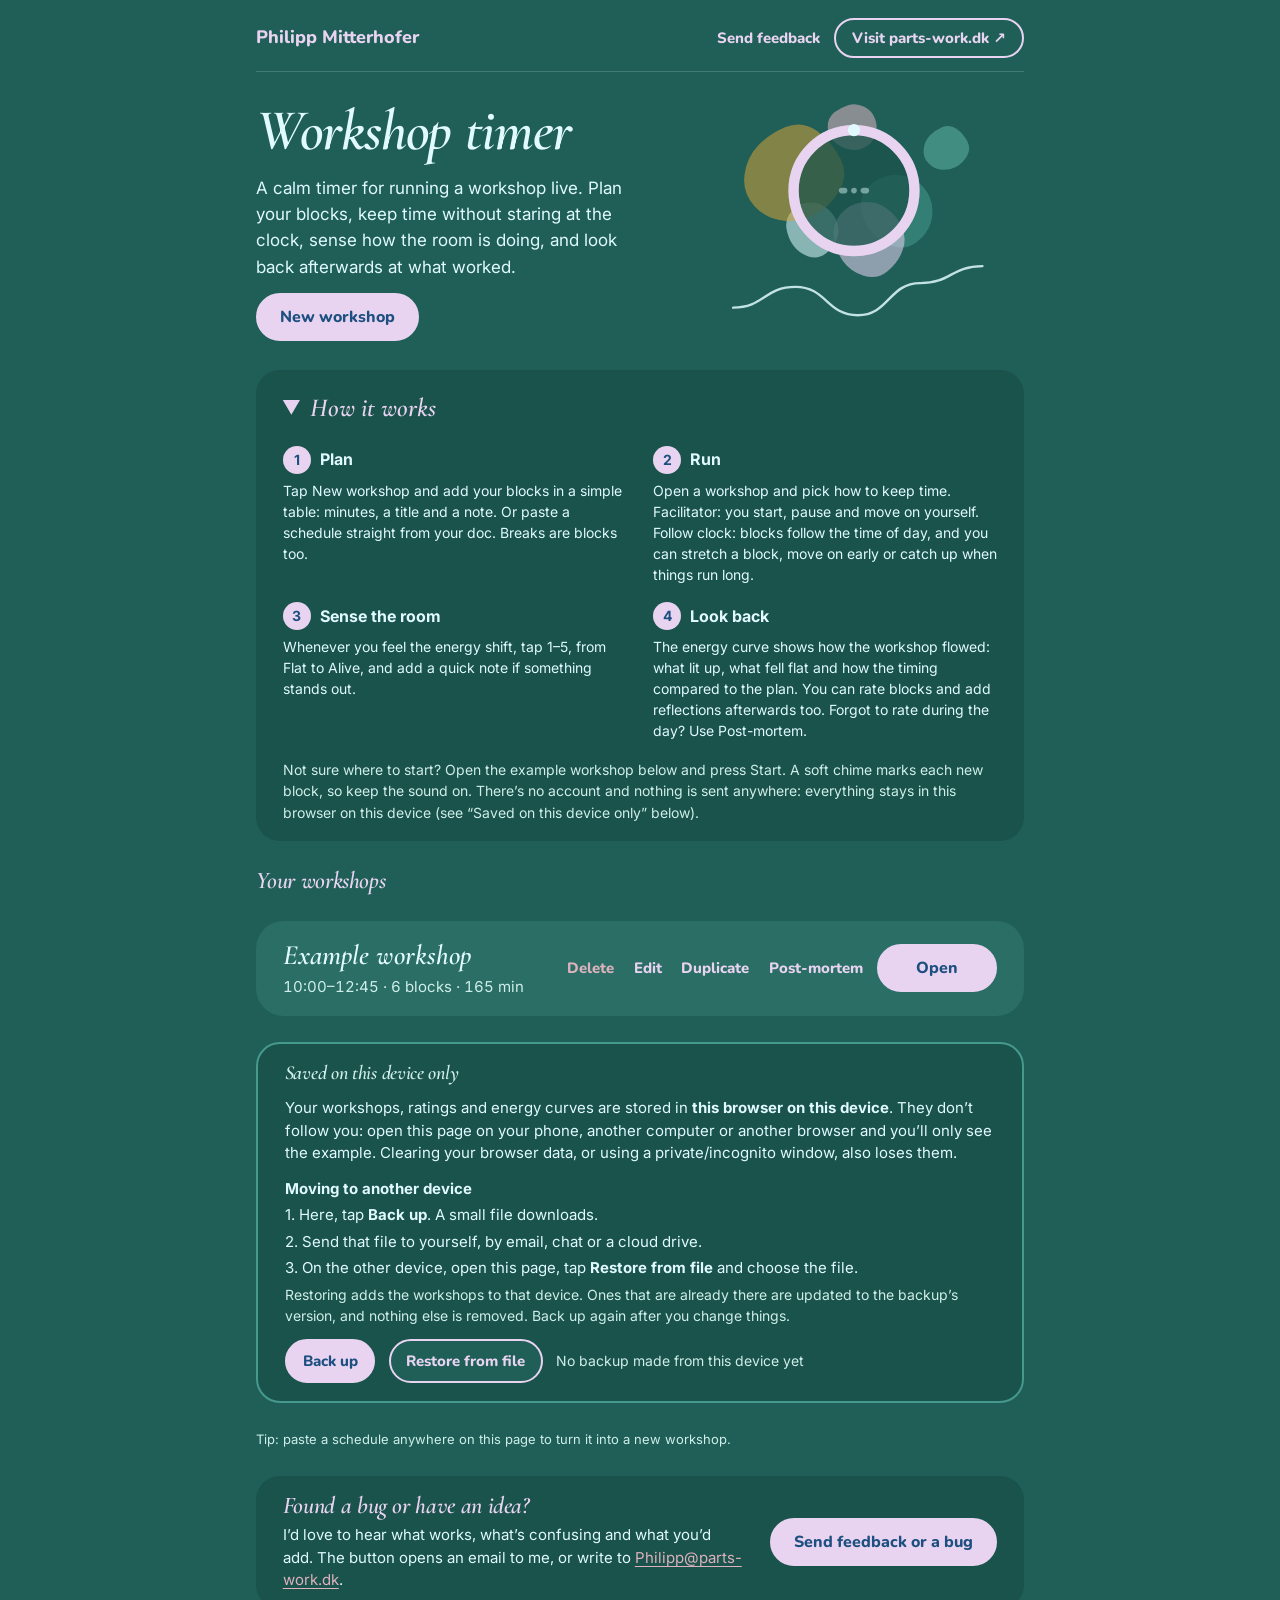
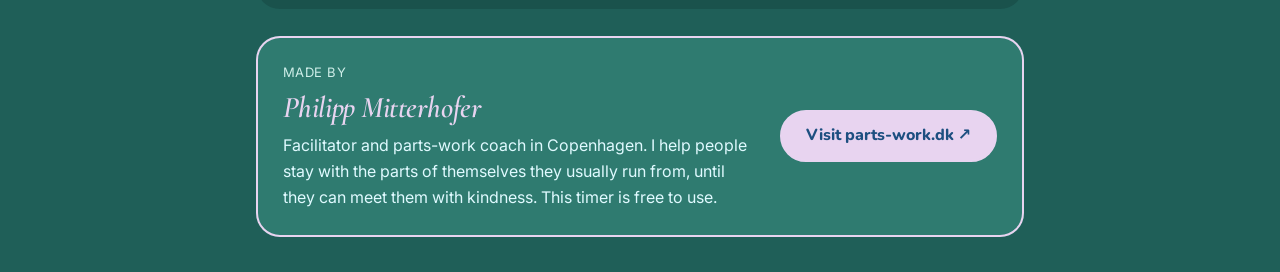
<file: index.html>
<!DOCTYPE html>
<html lang="en">
<head>
<meta charset="utf-8">
<meta name="viewport" content="width=device-width, initial-scale=1">
<title>Workshop timer</title>
<meta name="description" content="A free live timer for running workshop schedules, with room-energy ratings and an energy curve. By Philipp Mitterhofer, parts-work.dk.">
<meta name="theme-color" content="#1f5f58">
<link rel="icon" href="favicon.svg" type="image/svg+xml">
<link rel="stylesheet" href="theme.css">
<link rel="stylesheet" href="app.css">
</head>
<body>
<div id="app"></div>
<noscript>This timer needs JavaScript switched on.</noscript>
<script type="module" src="app.js"></script>
</body>
</html>
</file>
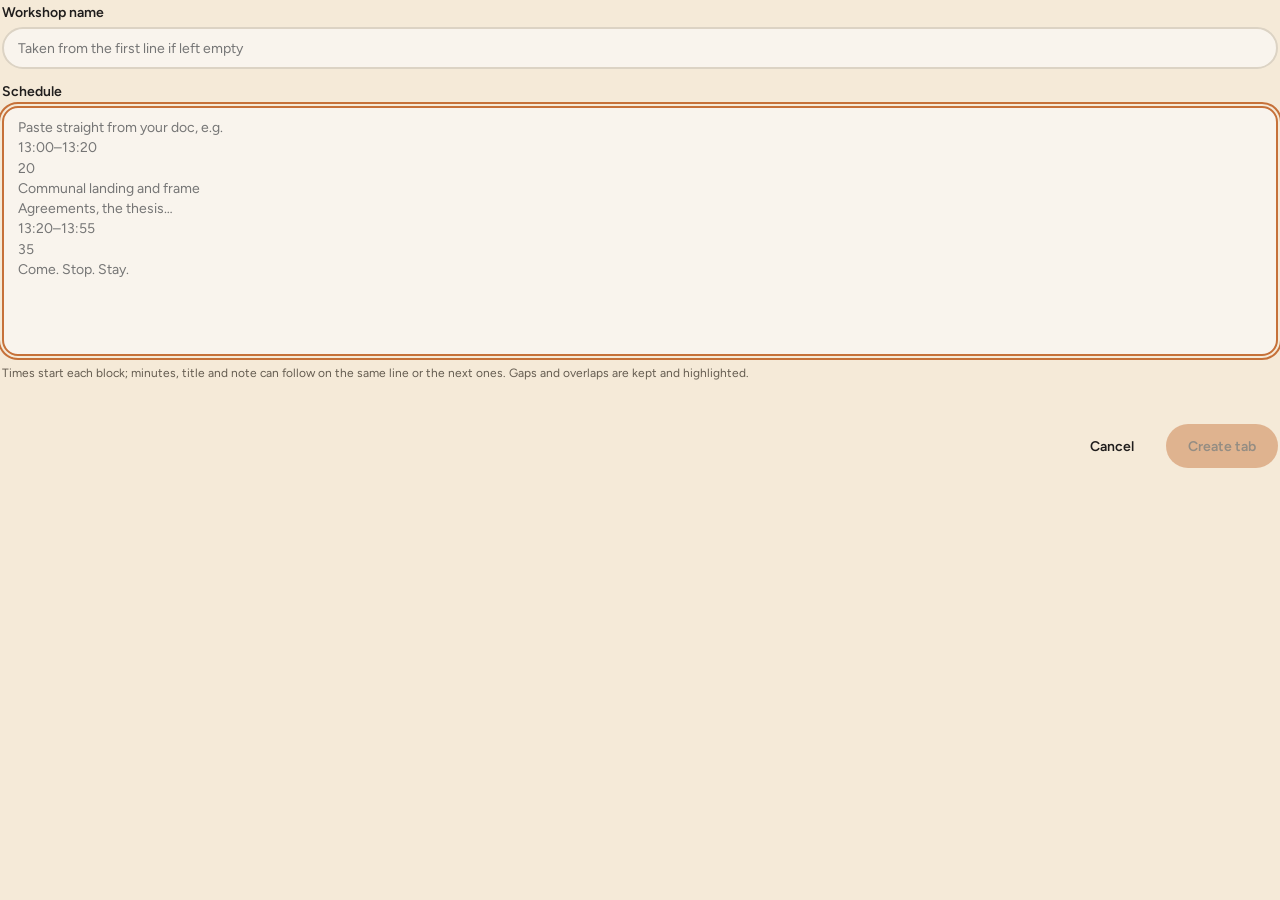
<file: google-sheets/apps-script-version/Paste.html>
<!DOCTYPE html>
<html>
<head>
<base target="_top">
<link href="https://fonts.googleapis.com/css2?family=Caprasimo&family=Figtree:wght@400;600;700&display=swap" rel="stylesheet">
<style>
  body { margin: 0; padding: 4px 2px; font-family: Figtree, system-ui, sans-serif; color: #201e1d; background: #f5ead8; }
  label { display: block; font-weight: 600; font-size: 14px; margin: 0 0 6px; }
  input, textarea { box-sizing: border-box; width: 100%; font: inherit; font-size: 14px; color: #201e1d; background: #f9f4ed; border: 2px solid #dcd3c4; padding: 10px 14px; }
  input { border-radius: 999px; height: 42px; margin-bottom: 14px; }
  textarea { border-radius: 16px; height: 250px; resize: none; line-height: 1.45; }
  input:focus, textarea:focus { outline: 2px solid #c67139; outline-offset: 2px; border-color: #c67139; }
  .hint { font-size: 12px; color: #645c50; margin: 6px 0 10px; }
  #info { font-size: 13px; font-weight: 600; color: #645c50; min-height: 18px; }
  #info.ok { color: #3d472b; }
  #rows { font-size: 12px; color: #645c50; max-height: 70px; overflow: auto; margin: 4px 0 0; white-space: pre; font-variant-numeric: tabular-nums; }
  .actions { display: flex; gap: 10px; justify-content: flex-end; margin-top: 12px; }
  button { font: inherit; font-weight: 600; font-size: 14px; height: 44px; padding: 0 22px; border-radius: 999px; border: 0; cursor: pointer; }
  .primary { background: #c67139; color: #201e1d; } .primary:hover { background: #b2622d; } .primary:disabled { opacity: .45; cursor: default; }
  .ghost { background: transparent; color: #201e1d; } .ghost:hover { background: #ebddc5; }
  button:focus-visible { outline: 2px solid #c67139; outline-offset: 2px; }
</style>
</head>
<body>
  <label for="name">Workshop name</label>
  <input id="name" placeholder="Taken from the first line if left empty">
  <label for="text">Schedule</label>
  <textarea id="text" placeholder="Paste straight from your doc, e.g.&#10;13:00–13:20&#10;20&#10;Communal landing and frame&#10;Agreements, the thesis…&#10;13:20–13:55&#10;35&#10;Come. Stop. Stay."></textarea>
  <div class="hint">Times start each block; minutes, title and note can follow on the same line or the next ones. Gaps and overlaps are kept and highlighted.</div>
  <div id="info"></div>
  <div id="rows"></div>
  <div class="actions">
    <button class="ghost" onclick="google.script.host.close()">Cancel</button>
    <button class="primary" id="go" disabled>Create tab</button>
  </div>
<script>
  const $ = id => document.getElementById(id);
  let t, autoName = '';
  $('text').addEventListener('input', () => { clearTimeout(t); t = setTimeout(preview, 300); });
  function preview() {
    google.script.run.withSuccessHandler(p => {
      $('info').textContent = p.info; $('info').className = p.ok ? 'ok' : '';
      $('rows').textContent = p.ok ? p.rows.join('\n') : '';
      $('go').disabled = !p.ok;
      if (p.name && (!$('name').value || $('name').value === autoName)) { $('name').value = autoName = p.name; }
    }).previewText($('text').value);
  }
  $('go').onclick = () => {
    $('go').disabled = true; $('go').textContent = 'Building…';
    google.script.run
      .withSuccessHandler(() => { google.script.run.withSuccessHandler(() => google.script.host.close()).showSidebar(); })
      .withFailureHandler(e => { $('info').textContent = e.message; $('go').disabled = false; $('go').textContent = 'Create tab'; })
      .createFromText($('name').value.trim(), $('text').value);
  };
  $('text').focus();
</script>
</body>
</html>
</file>
<file: theme.css>
/* Theme matched to parts-work.dk: dark teal ground, lilac accent, Cormorant Garamond / Nunito / Inter.
   Change the colours here; app.css and app.js only use these variables. */
@import url('https://fonts.googleapis.com/css2?family=Nunito:wght@700;800&family=Cormorant+Garamond:ital,wght@1,500;1,600&family=Inter:wght@400;500;600;700&display=swap');

:root {
  /* parts-work.dk palette */
  --pw-ground: #1f5f58; --pw-band: #2f7b70; --pw-raised: #2a6e66; --pw-sunk: #1a524c;
  --pw-brand: #46998d; --pw-lilac: #e8d4f0; --pw-cyan: #e0faff; --pw-soft: #cfeee9;
  --pw-ink: #1d4f80; --pw-ochre: #d4a33a; --pw-rose: #dcb2bd;

  --color-bg: var(--pw-ground);
  --color-surface: var(--pw-raised);
  --color-text: var(--pw-cyan);
  --color-accent: var(--pw-lilac);
  --color-on-accent: var(--pw-ink);
  --color-accent-2: #5fb3a5;
  --color-divider: rgba(224, 250, 255, 0.18);

  /* "Ramps" for a dark ground: low steps are dark tints for fills, high steps are light colours for text */
  --color-neutral-100: var(--pw-sunk);
  --color-neutral-200: #174a44;
  --color-neutral-300: #3f8279;
  --color-neutral-400: #5c958d;
  --color-neutral-500: #85b3ac;
  --color-neutral-600: #a9cfc9;
  --color-neutral-700: var(--pw-soft);
  --color-neutral-800: var(--pw-cyan);
  --color-neutral-900: #0b2622;

  --color-accent-100: #36586e;
  --color-accent-200: #4a6a80;
  --color-accent-300: #b9a6c6;
  --color-accent-400: #d6c2e2;
  --color-accent-500: var(--pw-lilac);
  --color-accent-600: var(--pw-cyan);
  --color-accent-700: var(--pw-rose);
  --color-accent-800: var(--pw-lilac);
  --color-accent-900: #ffffff;

  --color-accent-2-100: var(--pw-sunk);
  --color-accent-2-200: #20665d;
  --color-accent-2-300: var(--pw-brand);
  --color-accent-2-400: #5fb3a5;
  --color-accent-2-500: #5fb3a5;
  --color-accent-2-600: #86c9bd;
  --color-accent-2-700: #b0e0d8;
  --color-accent-2-800: var(--pw-soft);
  --color-accent-2-900: var(--pw-cyan);

  --font-heading: "Cormorant Garamond", Georgia, "Times New Roman", serif;
  --font-heading-weight: 600;
  --font-display: "Nunito", "Arial Rounded MT Bold", system-ui, sans-serif;
  --font-body: "Inter", system-ui, -apple-system, "Segoe UI", sans-serif;

  --space-1: 4.4px;
  --space-2: 8.8px;
  --space-3: 13.2px;
  --space-4: 17.6px;
  --space-6: 26.4px;
  --space-8: 35.2px;

  --radius-sm: 8px;
  --radius-md: 16px;
  --radius-lg: 24px;

  --shadow-sm: 0 1px 2px rgba(0, 0, 0, 0.25);
  --shadow-md: 0 3px 10px rgba(0, 0, 0, 0.28);
  --shadow-lg: 0 12px 32px rgba(0, 0, 0, 0.35);
}

body {
  background: var(--color-bg);
  color: var(--color-text);
  font-family: var(--font-body);
}
h1, h2, h3, h4 { font-family: var(--font-heading); font-weight: var(--font-heading-weight); font-style: italic; }


/* ══════════════════════════════════════════════════════════════════════════
   Components — built with the tokens above. Plain CSS
   on plain HTML: no JavaScript, no build step. Each class is documented in
   readme.md and demonstrated in foundations/ and components/.
   ══════════════════════════════════════════════════════════════════════ */

*, *::before, *::after { box-sizing: border-box; }
body { margin: 0; font-size: 15px; line-height: 1.55; font-weight: 400; }
h1 { color: var(--color-text); } h2 { color: var(--color-accent); }
h1, h2, h3, h4, h5, h6 {
  font-family: var(--font-heading); font-weight: var(--font-heading-weight);
  line-height: 1.12; letter-spacing: -0.015em; margin: 0 0 var(--space-2);
}
h1 { font-size: 42px; }
h2 { font-size: 32px; }
h3 { font-size: 25px; }
h4 { font-size: 20px; }
h5 { font-size: 16px; }
h6 { font-size: 13px; }
h6 { letter-spacing: 0.08em; text-transform: uppercase; }
p { margin: 0 0 var(--space-3); }
a { color: var(--color-accent); text-underline-offset: 3px; }
img { display: block; max-width: 100%; }
figure { margin: 0; }
figcaption {
  font-size: 11px; margin-top: var(--space-1);
  color: color-mix(in srgb, var(--color-text) 55%, transparent);
}
.text-muted { color: color-mix(in srgb, var(--color-text) 55%, transparent); }
:focus { outline: none; }
:focus-visible { outline: 2px solid var(--color-accent); outline-offset: 2px; }
::selection { background: color-mix(in srgb, var(--color-accent) 30%, transparent); }

/* — rules — */
.hr {
  height: 1px; border: 0; margin: var(--space-4) 0;
  background: var(--color-divider);
}

/* — buttons — */
.btn {
  display: inline-flex; align-items: center; justify-content: center; gap: 6px;
  cursor: pointer; text-decoration: none;
  font-family: var(--font-display); font-weight: 800;
  font-size: 15px; line-height: 1.2; color: var(--color-text); /* matches the .input's 14px —
     the pair sits side by side in sign-up rows */
  background: transparent; border: 1px solid transparent;
  padding: var(--space-2) calc(var(--space-3) * 1.2);
  border-radius: var(--radius-md);
}
.btn svg { display: block; }
.btn:disabled { opacity: 0.45; cursor: not-allowed; }
.btn-primary { background: var(--color-accent); color: var(--color-on-accent); border: 2px solid var(--color-accent); }
.btn-primary:hover { background: var(--pw-cyan); border-color: var(--pw-cyan); }
.btn-primary:active { background: var(--pw-soft); }
.btn-secondary { border: 2px solid var(--color-accent); color: var(--color-accent); }
.btn-secondary:hover { background: var(--color-accent); color: var(--color-on-accent); }
.btn-secondary:active { background: color-mix(in srgb, var(--color-text) 14%, transparent); }
.btn-ghost { color: var(--color-accent); padding-inline: var(--space-1); }
.btn-ghost:hover { background: color-mix(in srgb, var(--color-accent) 10%, transparent); }
.btn-ghost:active { background: color-mix(in srgb, var(--color-accent) 18%, transparent); }
.btn-icon { width: 36px; height: 36px; padding: 0; }
.btn-block { width: 100%; margin-top: var(--space-2); }

/* — forms — */
.field > label {
  display: block; font-size: 12px; margin-bottom: 5px;
  color: color-mix(in srgb, var(--color-text) 70%, transparent);
}
.input {
  width: 100%; min-height: 36px; padding: 6px 10px; font: inherit;
  font-size: 14px; color: var(--color-text); caret-color: var(--color-accent);
  background: var(--color-surface);
  border: 1px solid var(--color-divider); border-radius: var(--radius-md);
}
.input:hover { border-color: color-mix(in srgb, var(--color-text) 45%, transparent); }
.input:focus-visible { border-color: var(--color-accent); outline-offset: 0; }
textarea.input { min-height: 90px; resize: vertical; }
.radio { display: inline-flex; align-items: center; gap: 8px; cursor: pointer; font-size: 14px; }
.radio input, .seg-opt input {
  position: absolute; opacity: 0; width: 0; height: 0; pointer-events: none;
}
.radio .dot {
  width: 16px; height: 16px; flex: none; border-radius: 50%;
  border: 1.5px solid var(--color-divider);
}
.radio:hover .dot { border-color: var(--color-accent); }
.radio input:checked + .dot {
  border-color: var(--color-accent); background: var(--color-accent);
  box-shadow: inset 0 0 0 4px var(--color-bg);
}
.radio input:focus-visible + .dot { outline: 2px solid var(--color-accent); outline-offset: 2px; }
.seg {
  display: inline-flex; overflow: hidden;
  border: 1px solid var(--color-divider); border-radius: var(--radius-md);
}
.seg-opt {
  display: inline-flex; align-items: center; gap: 6px;
  padding: 7px 12px; font-size: 13px; cursor: pointer;
}
.seg-opt + .seg-opt { border-left: 1px solid var(--color-divider); }
.seg-opt:has(input:checked) { background: var(--color-accent); color: var(--color-on-accent); font-weight: 600; }
.seg-opt:not(:has(input:checked)):hover { background: color-mix(in srgb, var(--color-text) 7%, transparent); }
.seg-opt:has(input:focus-visible) { outline: 2px solid var(--color-accent); outline-offset: -2px; }

/* — cards — */
.card {
  display: flex; flex-direction: column; gap: var(--space-2);
  padding: var(--space-3); border-radius: var(--radius-md); background: var(--color-surface);
}
.card-kicker { font-size: 10px; letter-spacing: 0.1em; text-transform: uppercase; color: var(--color-accent); }
.card-title {
  font-family: var(--font-heading); font-weight: var(--font-heading-weight);
  font-size: 17px; line-height: 1.2;
}
.card-body { margin: 0; font-size: 13px; opacity: 0.8; flex: 1; }
.card-meta {
  display: flex; align-items: center; gap: 6px; font-size: 11px;
  color: color-mix(in srgb, var(--color-text) 50%, transparent);
}
.elev-sm { box-shadow: var(--shadow-sm); }
.elev-md { box-shadow: var(--shadow-md); }
.elev-lg { box-shadow: var(--shadow-lg); }

/* — tags — */
.tag {
  display: inline-flex; align-items: center; font-size: 11px;
  letter-spacing: 0.02em; padding: 3px 10px;
  border-radius: calc(var(--radius-md) * 0.75);
}
.tag-accent { background: var(--color-accent-100); color: var(--color-accent-800); }
.tag-accent-2 { background: var(--color-accent-2-100); color: var(--color-accent-2-800); }
.tag-neutral { background: var(--color-neutral-100); color: var(--color-neutral-800); }
.tag-outline { border: 1px solid var(--color-accent); color: var(--color-accent); }
.tag { font-size: 12px; }

/* — navigation — */
.nav {
  display: flex; align-items: center; gap: var(--space-4);
  padding: var(--space-3) var(--space-4);
  border-bottom: none;
}
.nav-brand {
  font-family: var(--font-display); font-weight: 800; color: var(--color-accent);
  font-size: 18px; margin-right: auto;
}
.nav a { color: inherit; text-decoration: none; font-size: 14px; }
.nav a:hover, .nav a[aria-current='page'] { color: var(--color-accent); }

/* — tables — */
.table { width: 100%; border-collapse: collapse; font-size: 14px; }
.table th {
  text-align: left; font-size: 11px; letter-spacing: 0.08em; text-transform: uppercase;
  color: color-mix(in srgb, var(--color-text) 60%, transparent);
  padding: var(--space-2); border-bottom: 1px solid var(--color-divider);
}
.table td {
  padding: var(--space-2);
  border-bottom: 1px solid color-mix(in srgb, var(--color-text) 8%, transparent);
}
.table tbody tr:hover { background: color-mix(in srgb, var(--color-text) 4%, transparent); }

/* — dialog — */
.dialog-backdrop {
  position: fixed; inset: 0; display: grid; place-items: center;
  padding: var(--space-4);
  background: rgba(8, 30, 27, 0.72);
}
.dialog {
  width: min(440px, 100%); display: flex; flex-direction: column; gap: var(--space-3);
  padding: var(--space-4); border-radius: var(--radius-lg);
  background: var(--color-surface); box-shadow: var(--shadow-lg);
}
.dialog-title {
  font-family: var(--font-heading); font-weight: var(--font-heading-weight); font-style: italic;
  font-size: 30px; color: var(--color-accent);
}
.dialog-body { font-size: 14px; opacity: 0.85; }
.dialog-actions { display: flex; justify-content: flex-end; gap: var(--space-2); margin-top: var(--space-2); }

/* — rounded frame: everything softens, small controls go pill — */
.card, .dialog { border-radius: calc(var(--radius-lg) * 1.15); }
.btn, .tag, .seg, .input { border-radius: 999px; }
.input { padding-inline: 14px; }
</file>
<file: app.css>
/* App-specific styles. Colours, fonts and spacing come from organic.css. */
body { margin: 0; background: var(--color-bg); color: var(--color-text); font-family: var(--font-body); }
a { color: var(--color-accent-700); } a:hover { color: var(--color-accent-800); }
button { font: inherit; }

.label { font-size: 13px; letter-spacing: 0.04em; text-transform: uppercase; color: var(--color-neutral-700); }
.muted { color: var(--color-neutral-700); }
.row-btn { all: unset; box-sizing: border-box; display: grid; grid-template-columns: 96px minmax(0, 1fr) auto; gap: var(--space-3); align-items: center; padding: var(--space-3) var(--space-4); border-radius: var(--radius-lg); }
.row-btn:hover { background: var(--color-surface); }
.row-btn:focus-visible { outline: 2px solid var(--color-accent); outline-offset: 2px; }
.vibe-btn { flex: 1 1 0; min-width: 60px; height: 58px; border-radius: var(--radius-lg); border: 2px solid; font-weight: 600; cursor: pointer; display: flex; flex-direction: column; align-items: center; justify-content: center; gap: 2px; line-height: 1.1; }
.vibe-btn:focus-visible { outline: 2px solid var(--color-accent); outline-offset: 2px; }

/* Table editor */
.sched-table { width: 100%; border-collapse: collapse; font-size: 14px; }
.sched-table th { text-align: left; font-size: 11px; letter-spacing: 0.08em; text-transform: uppercase; color: var(--color-neutral-700); padding: 6px 4px; font-weight: 600; }
.sched-table td { padding: 4px; vertical-align: middle; }
.sched-table .input { min-height: 38px; height: 38px; font-size: 14px; background: var(--color-neutral-100); }
.sched-table .time-cell { font-variant-numeric: tabular-nums; color: var(--color-neutral-700); white-space: nowrap; width: 52px; }
.sched-table .min-cell { width: 76px; }
.sched-table .act-cell { width: 1%; white-space: nowrap; }
.icon-btn { width: 36px; height: 36px; border-radius: 999px; border: 0; background: transparent; color: var(--color-accent-700); cursor: pointer; font-size: 16px; line-height: 1; }
.icon-btn:hover { background: color-mix(in srgb, var(--color-accent) 12%, transparent); }
.icon-btn:disabled { opacity: 0.3; cursor: default; background: transparent; }
.tabs { display: inline-flex; gap: 4px; padding: 4px; border-radius: 999px; background: var(--color-neutral-200); }
.tabs button { border: 0; height: 36px; padding: 0 16px; border-radius: 999px; background: transparent; cursor: pointer; font-weight: 600; color: var(--color-neutral-800); }
.tabs button[aria-selected="true"] { background: var(--color-bg); color: var(--color-text); box-shadow: var(--shadow-sm); }

@media (max-width: 640px) {
  .sched-table thead { display: none; }
  .sched-table tr { display: grid; grid-template-columns: 52px 76px minmax(0, 1fr); gap: 4px; padding: 8px 0; border-bottom: 1px solid var(--color-neutral-300); }
  .sched-table td { padding: 0; }
  .sched-table .note-cell { grid-column: 1 / -1; }
  .sched-table .act-cell { grid-column: 1 / -1; display: flex; justify-content: flex-end; }
}

/* Dark ground: native controls (selects, time picker) and placeholders */
:root { color-scheme: dark; }
.input::placeholder { color: var(--color-neutral-600); opacity: 1; }
select.input option { background: var(--color-surface); color: var(--color-text); }

/* Menu hero + animated illustration */
.hero { display: flex; flex-wrap: wrap; align-items: center; gap: var(--space-4) var(--space-8); }
.hero-text { flex: 1 1 320px; min-width: 0; display: flex; flex-direction: column; gap: var(--space-3); }
.hero-art { flex: 0 1 340px; width: 100%; max-width: 340px; height: auto; overflow: visible; margin-inline: auto; }

.hero-art .blob { transform-box: fill-box; transform-origin: center; opacity: 0.55; animation: blob-float 18s ease-in-out infinite alternate; }
.hero-art .b1 { animation-duration: 22s; animation-delay: -4s; }
.hero-art .b2 { animation-duration: 16s; animation-delay: -9s; }
.hero-art .b3 { animation-duration: 24s; animation-delay: -2s; }
.hero-art .b4 { animation-duration: 14s; animation-delay: -6s; }
.hero-art .b5 { animation-duration: 20s; animation-delay: -12s; }
@keyframes blob-float {
  0%   { transform: translate(0, 0) rotate(0deg); }
  100% { transform: translate(1.5px, -1.5px) rotate(3deg); }
}

/* One slow 18-second cycle: the ring fills, the curve draws, dots fade in, then everything fades and restarts */
.hero-art .ring { stroke-dasharray: 100; animation: ring-fill 18s linear infinite; }
@keyframes ring-fill { 0% { stroke-dashoffset: 100; opacity: 0.9; } 85% { stroke-dashoffset: 0; opacity: 0.9; } 95% { stroke-dashoffset: 0; opacity: 0; } 100% { stroke-dashoffset: 100; opacity: 0; } }
.hero-art .hand { animation: hand-turn 18s linear infinite; }
@keyframes hand-turn { 0% { transform: rotate(0deg); opacity: 0.85; } 85% { transform: rotate(360deg); opacity: 0.85; } 95%, 100% { transform: rotate(360deg); opacity: 0; } }
.hero-art .ticks { opacity: 0.5; }

.hero-art .curve { stroke-dasharray: 1; opacity: 0.85; animation: curve-draw 18s ease-in-out infinite; }
@keyframes curve-draw { 0%, 8% { stroke-dashoffset: 1; opacity: 0.85; } 72%, 85% { stroke-dashoffset: 0; opacity: 0.85; } 95%, 100% { stroke-dashoffset: 0; opacity: 0; } }
.hero-art .dot { opacity: 0; animation: dot-in 18s ease-in-out infinite; }
.hero-art .d1 { animation-name: dot-in-1; } .hero-art .d2 { animation-name: dot-in-2; }
.hero-art .d3 { animation-name: dot-in-3; } .hero-art .d4 { animation-name: dot-in-4; }
@keyframes dot-in   { 0%, 9%  { opacity: 0; } 14%, 85% { opacity: 0.9; } 95%, 100% { opacity: 0; } }
@keyframes dot-in-1 { 0%, 24% { opacity: 0; } 29%, 85% { opacity: 0.9; } 95%, 100% { opacity: 0; } }
@keyframes dot-in-2 { 0%, 39% { opacity: 0; } 44%, 85% { opacity: 0.9; } 95%, 100% { opacity: 0; } }
@keyframes dot-in-3 { 0%, 54% { opacity: 0; } 59%, 85% { opacity: 0.9; } 95%, 100% { opacity: 0; } }
@keyframes dot-in-4 { 0%, 69% { opacity: 0; } 74%, 85% { opacity: 0.9; } 95%, 100% { opacity: 0; } }

/* Respect "reduce motion": show the finished picture, no movement */
@media (prefers-reduced-motion: reduce) {
  .hero-art * { animation: none !important; }
  .hero-art .ring { stroke-dashoffset: 30; }
  .hero-art .curve { stroke-dashoffset: 0; }
  .hero-art .dot { opacity: 0.9; }
}
@media (max-width: 560px) { .hero-art { max-width: 260px; } }
</file>
